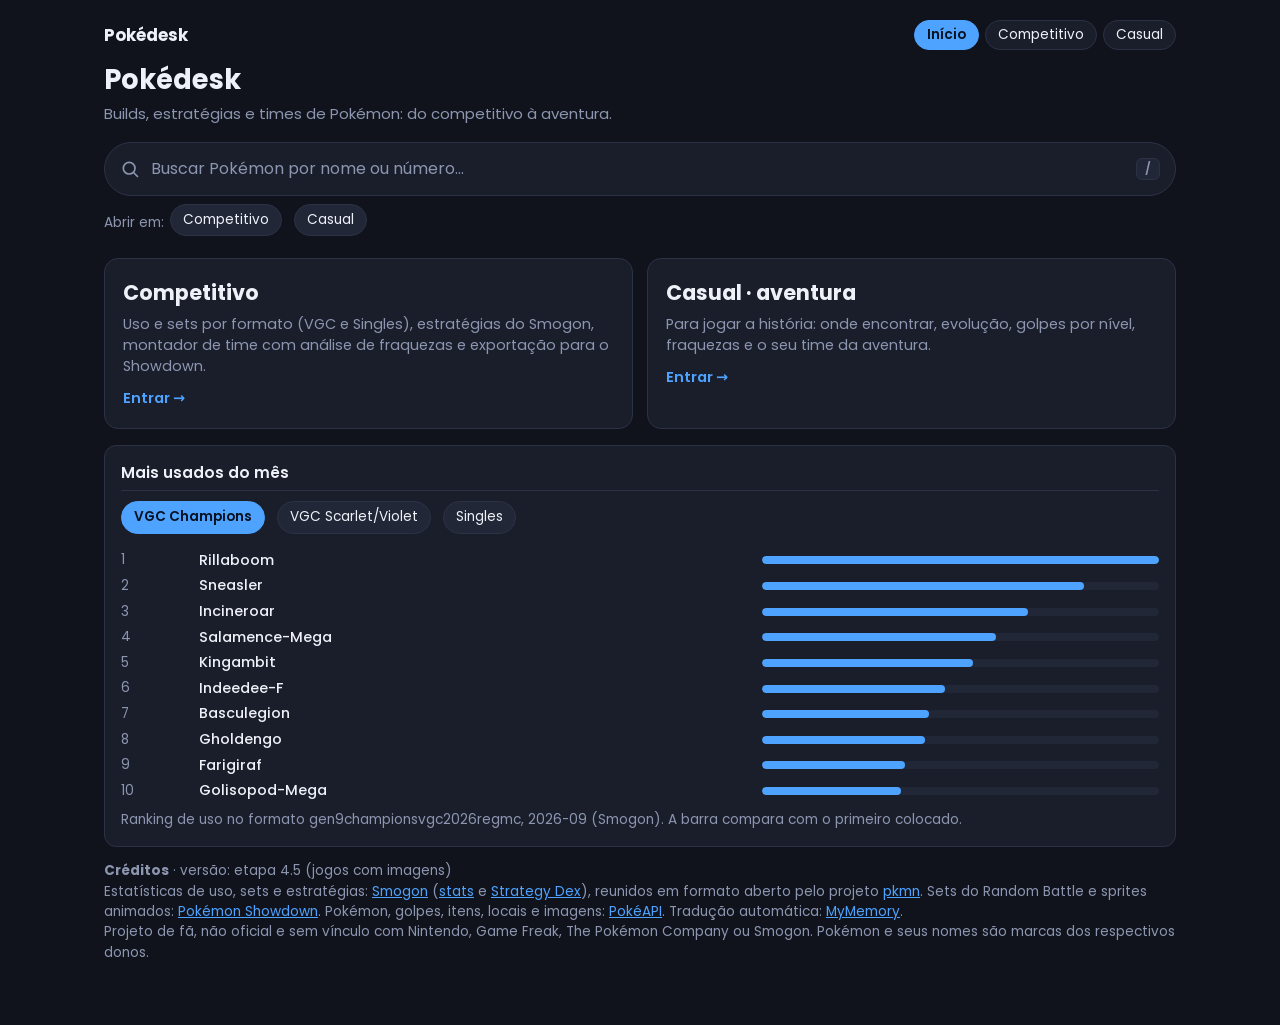
<file: index.html>
<!DOCTYPE html>
<html lang="pt-BR">
<head>
<meta charset="utf-8">
<meta name="viewport" content="width=device-width, initial-scale=1">
<title>Pokédesk · builds, estratégias e times de Pokémon</title>
<link rel="preconnect" href="https://fonts.googleapis.com">
<link rel="stylesheet" href="https://fonts.googleapis.com/css2?family=Poppins:wght@400;500;600;700&display=swap">
<link rel="stylesheet" href="estilo.css?v=4.5">
</head>
<body data-page="home" data-v="4.5">
<main>
<nav class="sitenav"><a class="brand" href="index.html">Pokédesk</a><a class="on" href="index.html">Início</a><a href="competitivo.html">Competitivo</a><a href="casual.html">Casual</a></nav>
<h1>Pokédesk</h1>
<p class="sub">Builds, estratégias e times de Pokémon: do competitivo à aventura.</p>
<div class="hsearch">
<input id="q" placeholder="Buscar um Pokémon (ex.: Garchomp)" aria-label="Nome do Pokémon" autocomplete="off">
<div class="gnav" style="margin-top:8px"><span class="mute">Abrir em:</span><button class="chip" data-go="comp">Competitivo</button><button class="chip" data-go="casual">Casual</button></div>
</div>
<div id="errbar" class="errbar" hidden></div>
<div class="cards2">
<a class="bigcard" href="competitivo.html"><h2>Competitivo</h2><p>Uso e sets por formato (VGC e Singles), estratégias do Smogon, montador de time com análise de fraquezas e exportação para o Showdown.</p><span>Entrar →</span></a>
<a class="bigcard" href="casual.html"><h2>Casual · aventura</h2><p>Para jogar a história: onde encontrar, evolução, golpes por nível, fraquezas e o seu time da aventura.</p><span>Entrar →</span></a>
</div>
<div id="resume"></div>
<div class="card"><h3>Mais usados do mês</h3><div class="gnav" id="topnav"></div><div id="top10"></div><p class="mute" id="topinfo" style="margin:8px 0 0"></p></div>
<p class="mute" id="foot"></p>
</main>
<script src="busca.js?v=4.5"></script>
<script src="home.js?v=4.5"></script>
</body>
</html>
</file>
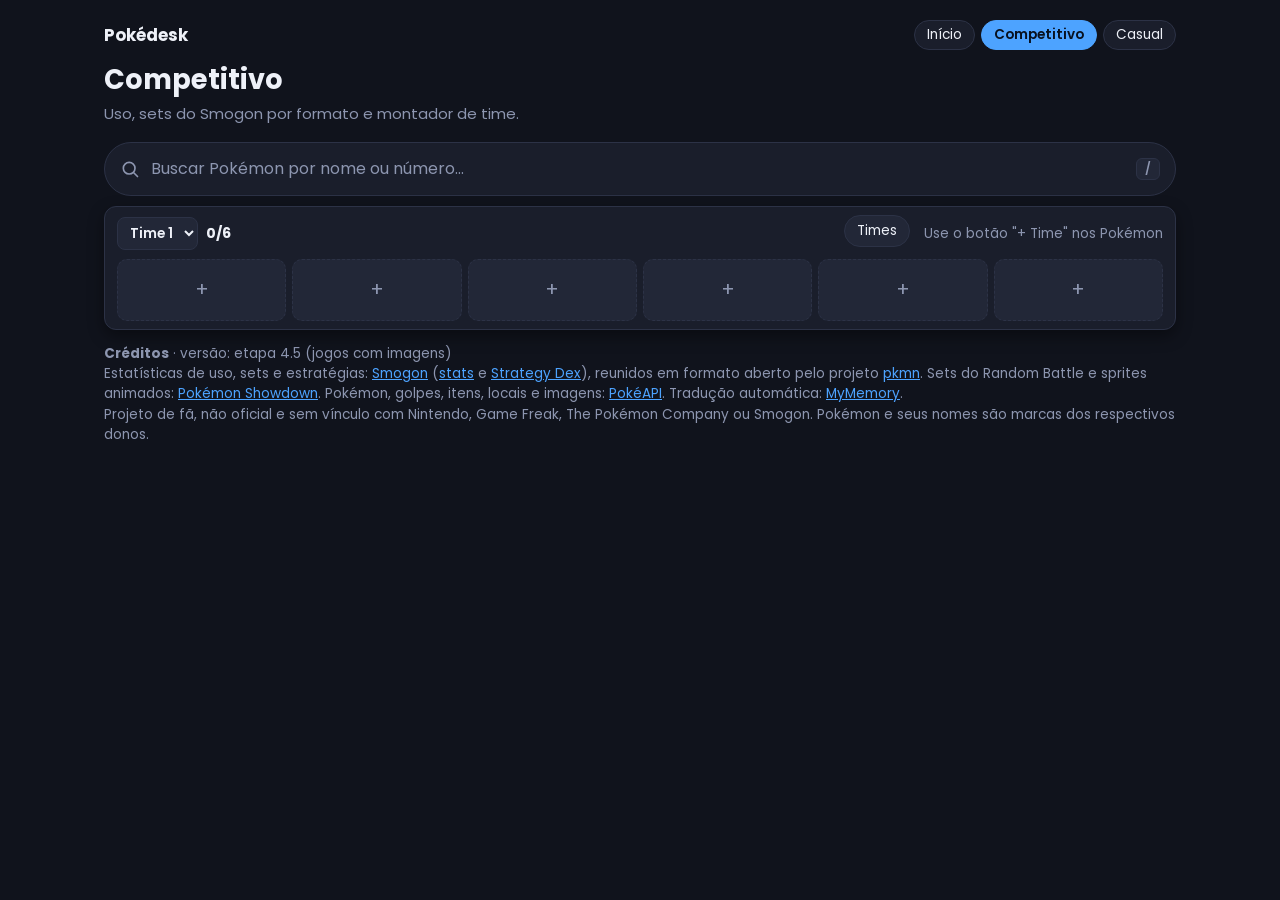
<file: competitivo.html>
<!DOCTYPE html>
<html lang="pt-BR">
<head>
<meta charset="utf-8">
<meta name="viewport" content="width=device-width, initial-scale=1">
<title>Competitivo · Pokédesk</title>
<link rel="preconnect" href="https://fonts.googleapis.com">
<link rel="stylesheet" href="https://fonts.googleapis.com/css2?family=Poppins:wght@400;500;600;700&display=swap">
<link rel="stylesheet" href="estilo.css?v=4.5">
</head>
<body data-page="comp" data-v="4.5">
<main>
<nav class="sitenav"><a class="brand" href="index.html">Pokédesk</a><a href="index.html">Início</a><a class="on" href="competitivo.html">Competitivo</a><a href="casual.html">Casual</a></nav>
<h1>Competitivo</h1>
<p class="sub">Uso, sets do Smogon por formato e montador de time.</p>
<input id="q" placeholder="Ex.: Garchomp" aria-label="Nome do Pokémon" autocomplete="off">
<div id="errbar" class="errbar" hidden></div>
<div id="team"></div>
<div id="tanalysis"></div>
<div id="tsets"></div>
<div id="tmgr"></div>
<div id="out"></div>
<p class="mute" id="foot"></p>
</main>
<script src="busca.js?v=4.5"></script>
<script src="app.js?v=4.5"></script>
</body>
</html>
</file>
<file: estilo.css>
:root{--bg:#10131c;--card:#1a1e2b;--card2:#222737;--ink:#eef1f8;--mute:#8d96b0;--line:#2c3246;--acc:#4da3ff;--accink:#08111f}
*{box-sizing:border-box}
body{margin:0;background:var(--bg);color:var(--ink);font:400 15px/1.5 "Poppins",system-ui,-apple-system,"Segoe UI",sans-serif}
main{max-width:1100px;margin:0 auto;padding:20px 14px 48px}
h1{font-size:1.7rem;font-weight:700;margin:6px 0 2px}
.sub{color:var(--mute);margin:0 0 16px}
input{width:100%;font:inherit;padding:13px 16px;border-radius:10px;border:2px solid var(--line);background:var(--card);color:var(--ink)}
input:focus-visible,button:focus-visible{outline:3px solid var(--acc);outline-offset:2px}
.card{background:var(--card);border:1px solid var(--line);border-radius:12px;padding:16px;margin-bottom:14px}
.head{display:flex;gap:14px;align-items:center;flex-wrap:wrap}
.head img{width:96px;height:96px}
.head h2{margin:0 0 4px;font-size:1.5rem;font-weight:700}
.tp{display:inline-block;min-width:64px;text-align:center;padding:1px 10px;border-radius:5px;font-size:.78rem;font-weight:600;color:#fff;background:#667;margin-right:6px;text-shadow:0 1px 1px rgba(0,0,0,.35)}
.stat{display:grid;grid-template-columns:40px 1fr 34px;gap:8px;align-items:center;font-size:.82rem;margin-top:4px}
.bar{height:8px;background:var(--card2);border-radius:4px;overflow:hidden}.bar i{display:block;height:100%;background:var(--acc);border-radius:4px}
.tabs{display:flex;flex-wrap:wrap;gap:6px;margin:16px 0 12px}
.tab{flex:1 1 120px;padding:9px 6px;border-radius:8px;border:1px solid var(--line);background:var(--card);color:var(--mute);font:600 .9rem "Poppins",system-ui,sans-serif;cursor:pointer}
.tab[aria-selected="true"]{background:var(--acc);border-color:var(--acc);color:var(--accink)}
h3{margin:0 0 10px;font-size:.95rem;font-weight:600;padding-bottom:6px;border-bottom:1px solid var(--line)}
.row{display:grid;grid-template-columns:minmax(0,1.5fr) minmax(40px,1fr) 46px;gap:8px;align-items:center;margin:6px 0;font-size:.88rem}
.row .nm{display:flex;align-items:center;gap:8px;min-width:0}
.row .nm b{font-weight:500;overflow:hidden;text-overflow:ellipsis;white-space:nowrap}
.row .pc{text-align:right;color:var(--mute);font-size:.82rem}
.row img{width:24px;height:24px;image-rendering:pixelated}
.ci{width:22px;height:22px;flex:none}
.layout{display:grid;grid-template-columns:minmax(0,1fr) 280px;gap:14px;align-items:start}
.layout aside{position:sticky;top:12px;margin-bottom:0}
@media(max-width:900px){.layout{grid-template-columns:1fr}.layout aside{position:static}}
.ev{display:block;white-space:normal;color:var(--mute);font-size:.78rem;line-height:1.35}
.mate{display:flex;align-items:center;gap:10px;width:100%;background:none;border:0;border-bottom:1px solid var(--line);padding:4px 2px;color:var(--ink);font:inherit;font-size:.88rem;cursor:pointer;text-align:left}
.mate:last-child{border-bottom:0}
.mate:hover{background:var(--card2)}
.mate img,.mate .ph{width:48px;height:48px;flex:none;image-rendering:pixelated}
.mate .mn{flex:1;min-width:0}
.mate small{color:var(--mute)}
h4{margin:14px 0 8px;font-size:.85rem;font-weight:600;color:var(--acc)}
.set{border-left:3px solid var(--acc);padding-left:10px;margin:0 0 12px;font-size:.9rem}
.set b{display:block;font-weight:600}
.set>span{display:block;font-size:.82rem;color:var(--mute);line-height:1.45}
.evo{display:flex;flex-wrap:wrap;align-items:center;gap:6px;margin:6px 0}
.lvrow{display:flex;align-items:center;gap:8px;padding:3px 0;border-bottom:1px solid var(--line);font-size:.88rem}
.lvl{width:44px;flex:none}
.mvgrid{display:grid;grid-template-columns:1fr 1fr;gap:6px;margin:4px 0 8px}
.mvgrid .mvchip{margin:0;min-width:0}
.mvrow{display:flex;flex-wrap:wrap;gap:6px;margin:4px 0 8px}
.mvrow .mvchip{margin:0}
.mvrow .tp{margin:0}
@media(max-width:480px){.mvgrid{grid-template-columns:1fr}}
.mvchip{display:inline-flex;align-items:center;gap:5px;background:var(--card2);border:1px solid var(--line);border-radius:8px;padding:2px 8px 2px 4px;margin:0 6px 6px 0;font-size:.82rem}
.mvchip .tp{min-width:0;margin:0;padding:0 6px;font-size:.7rem}
.mvchip .ci{width:18px;height:18px}
.hd{padding:12px 14px}
.top{display:flex;align-items:center;gap:12px}
.top img{width:96px;height:96px;object-fit:contain}
.hr h2{margin:0 0 4px;font-size:1.3rem;font-weight:700}
.hr h2 small{font-size:.8rem;font-weight:400}
.mid{display:grid;grid-template-columns:230px 1fr;gap:16px;margin-top:10px;align-items:start}
.sts .s{display:grid;grid-template-columns:34px 30px 1fr;gap:8px;align-items:center;font-size:.8rem;margin:3px 0}
.sts .s b{font-size:.85rem;text-align:right}
.sts .bar{height:6px}
.bubble{position:relative;background:var(--card2);border:1px solid var(--line);border-radius:14px;padding:12px 14px;font-size:.88rem;line-height:1.5;align-self:stretch;display:flex;align-items:center}
.bubble::before{content:"";position:absolute;left:-9px;top:20px;border:8px solid transparent;border-left:0;border-right-color:var(--line)}
.bubble::after{content:"";position:absolute;left:-7px;top:21px;border:7px solid transparent;border-left:0;border-right-color:var(--card2)}
.bubble p{margin:0}
.where{border-top:1px solid var(--line);margin-top:10px;padding-top:8px}
.wh{display:flex;justify-content:space-between;align-items:center;gap:10px;margin-bottom:6px;font-size:.9rem}
select{font:inherit;font-size:.85rem;padding:5px 8px;border-radius:8px;border:1px solid var(--line);background:var(--card2);color:var(--ink);max-width:62%}
.locs{max-height:130px;overflow:auto}
.loc{display:flex;justify-content:space-between;gap:10px;font-size:.82rem;padding:2px 0;border-bottom:1px solid var(--line)}
.loc b{font-weight:500}
.tg{display:inline-block;font-size:.68rem;padding:0 7px;border-radius:99px;margin-left:6px;background:var(--card2);border:1px solid var(--line);color:var(--mute)}
.tg.dlc{background:var(--acc);border-color:var(--acc);color:var(--accink);font-weight:600}
@media(max-width:560px){.mid{grid-template-columns:1fr}.bubble::before,.bubble::after{display:none}.loc{flex-direction:column;gap:0}}
.chip.on{background:var(--acc);color:var(--accink);border-color:var(--acc);font-weight:600}
.gnav{display:flex;flex-wrap:wrap;align-items:center;gap:6px;margin:0 0 10px}
.gnav .sc summary{cursor:pointer;list-style:none}
.sc summary::-webkit-details-marker{display:none}
.sc summary::before{content:"▸ ";color:var(--mute)}
.sc[open]>summary::before{content:"▾ "}
.sc[open]>summary{margin-bottom:4px}
.mvchip small{color:var(--acc);margin-left:4px;font-weight:600}
.layout.solo{grid-template-columns:1fr}
.tip{font-size:.82rem;margin:6px 0 4px;line-height:1.45}
#team{position:sticky;top:0;z-index:6;margin:10px 0}
.tbar{padding:8px 12px;margin:0;box-shadow:0 6px 16px rgba(0,0,0,.4)}
.thead{display:flex;align-items:center;gap:8px;font-size:.88rem;flex-wrap:wrap}
.thead .grow{flex:1}.thead .smem{border:1px solid var(--line);border-radius:10px;padding:8px 10px;margin:0 0 8px;background:var(--card2)}
.smh{display:flex;align-items:center;gap:8px;flex-wrap:wrap}
.smh img{width:36px;height:36px;image-rendering:pixelated}
.smh select{margin-left:auto;max-width:60%}
.smf{display:grid;grid-template-columns:1fr 1fr;gap:4px 12px;margin-top:6px;font-size:.8rem}
.fld{display:flex;align-items:center;gap:6px;min-width:0}
.fld>.mute{width:62px;flex:none;font-size:.72rem}
.fld select{max-width:100%;min-width:0;flex:1}
textarea{width:100%;font:inherit;font-size:.8rem;background:var(--card2);color:var(--ink);border:1px solid var(--line);border-radius:8px;padding:8px;resize:vertical}
@media(max-width:560px){.smf{grid-template-columns:1fr}.smh select{max-width:100%;margin-left:0;width:100%}}
.fi{display:inline-flex;align-items:center;gap:2px;flex:none;min-width:0}
.fi .ci{width:16px;height:16px}
.tp.mini{min-width:0;padding:0 6px;font-size:.66rem;margin:0 2px 0 0;line-height:1.5}
.fin{flex:1;min-width:0;font:inherit;font-size:.8rem;padding:3px 6px;border-radius:6px;border:1px solid var(--line);background:var(--card);color:var(--ink)}
.smf.free .fld select{flex:1}
.evg{grid-column:1/-1;display:flex;flex-wrap:wrap;align-items:center;gap:6px 10px}
.evg label{display:flex;align-items:center;gap:4px}
.evg input{width:54px;font:inherit;font-size:.8rem;padding:3px 4px;border-radius:6px;border:1px solid var(--line);background:var(--card);color:var(--ink)}
.tbox{margin-top:10px;border-top:1px solid var(--line);padding-top:8px}
.tbox>summary{cursor:pointer;font-weight:600;font-size:.95rem}
.tbox[open]>summary{margin-bottom:6px}
.artw{position:relative;flex:none}
.shbtn{position:absolute;right:-4px;bottom:-2px;width:26px;height:26px;border-radius:50%;border:1px solid var(--line);background:var(--card2);cursor:pointer;font-size:.8rem;padding:0;filter:grayscale(1) opacity(.7)}
.shbtn.on{filter:none;border-color:var(--acc)}
.hint{grid-column:1/-1;margin:4px 0 0;font-size:.75rem}
.errbar{background:#5b1f27;color:#ffd9dd;border:1px solid #ff5560;border-radius:10px;padding:8px 12px;margin:8px 0;font-size:.82rem;cursor:pointer}
.errbar[hidden]{display:none}
.tsel{font-weight:600;max-width:46%;min-width:0}
.trow{display:flex;align-items:center;gap:8px;flex-wrap:wrap;padding:6px 8px;border:1px solid var(--line);border-radius:10px;margin:0 0 6px;background:var(--card2)}
.trow.cur{border-color:var(--acc)}
.trow .grow{flex:1}
.tname{background:none;border:0;color:var(--ink);font:600 .9rem "Poppins",system-ui,sans-serif;cursor:pointer;padding:0;text-align:left}
.tsp img{width:26px;height:26px;image-rendering:pixelated}
.trow .chip{margin:0;font-size:.75rem;padding:3px 10px}
.linkbox{width:100%;margin-top:6px;font:inherit;font-size:.75rem;padding:6px 8px;border-radius:8px;border:1px solid var(--line);background:var(--card2);color:var(--ink)}
.chip{margin:0}
.slots{display:grid;grid-template-columns:repeat(6,1fr);gap:6px;margin-top:6px}
.slot{position:relative;border:1px solid var(--line);border-radius:10px;background:var(--card2);min-height:62px;display:flex;align-items:center;justify-content:center}
.slot.empty{border-style:dashed;color:var(--mute);font-size:1.2rem}
.slotmon{background:none;border:0;color:var(--ink);font:inherit;font-size:.7rem;cursor:pointer;display:flex;flex-direction:column;align-items:center;padding:2px;width:100%;min-width:0}
.slotmon img{width:40px;height:40px;image-rendering:pixelated}
.slotmon span{max-width:100%;overflow:hidden;text-overflow:ellipsis;white-space:nowrap}
.rm{position:absolute;top:-6px;right:-6px;width:20px;height:20px;border-radius:50%;border:1px solid var(--line);background:var(--card);color:var(--ink);cursor:pointer;line-height:1;font-size:.85rem;padding:0}
.addbtn{border:1px solid var(--acc);background:transparent;color:var(--acc);border-radius:8px;padding:3px 10px;font:600 .8rem "Poppins",system-ui,sans-serif;cursor:pointer;margin-top:6px}
.addbtn.sm{padding:2px 9px;margin:0;flex:none}
.addbtn.on{background:var(--acc);color:var(--accink)}
.mrow{display:flex;align-items:center;gap:6px}.mrow .mate{flex:1;min-width:0}
.ttab{border-collapse:collapse;font-size:.78rem;width:100%}
.ttab th,.ttab td{padding:3px 4px;text-align:center;border-bottom:1px solid var(--line)}
.ttab th img{width:28px;height:28px;image-rendering:pixelated}
.ttab tr.bad{background:rgba(255,85,96,.12)}
.ttab .w4{background:#d62f3a;color:#fff}.ttab .w2{background:#e8622a;color:#fff}.ttab .r2{background:#2f8f4e;color:#fff}.ttab .r4{background:#1f6b3a;color:#fff}.ttab .r0{background:#444a5e;color:#fff}
@media(max-width:560px){.slotmon span{display:none}.slot{min-height:48px}}
.chip{margin:0}
.sc{background:var(--card2);border:1px solid var(--line);border-radius:10px;padding:10px 12px;margin:0 0 10px}
.sc>b{font-size:.95rem}
.sg{display:grid;grid-template-columns:1fr 1fr;gap:12px;margin-top:6px}
.kv{display:flex;align-items:center;gap:8px;margin:4px 0;font-size:.85rem}
.kv>.mute{width:66px;flex:none;font-size:.75rem}
.kv .mvchip{margin:0}
@media(max-width:560px){.sg{grid-template-columns:1fr}}
.chip{border:1px solid var(--line);background:var(--card2);color:var(--ink);border-radius:99px;padding:5px 12px;font:inherit;font-size:.85rem;cursor:pointer;margin:0 6px 6px 0}
.chip small{color:var(--mute);margin-left:4px}
.mute{color:var(--mute);font-size:.85rem}
.grid{display:grid;grid-template-columns:1fr 1fr;gap:14px}
@media(max-width:640px){.grid{grid-template-columns:1fr}.row .nm b{white-space:normal}.tp{min-width:54px;font-size:.72rem}}
a{color:var(--acc)}
/* ---- navegação do site e página inicial ---- */
.sitenav{display:flex;align-items:center;gap:6px;flex-wrap:wrap;margin:0 0 10px}
.sitenav .brand{font-weight:700;font-size:1.05rem;color:var(--ink);text-decoration:none;margin-right:auto}
.sitenav a:not(.brand){padding:4px 12px;border-radius:99px;border:1px solid var(--line);color:var(--ink);text-decoration:none;font-size:.85rem;background:var(--card)}
.sitenav a.on{background:var(--acc);border-color:var(--acc);color:var(--accink);font-weight:600}
body[data-page="comp"] .where{display:none}
.xlink{display:inline-block;margin:8px 0 0 10px;font-size:.78rem}
.cards2{display:grid;grid-template-columns:1fr 1fr;gap:14px;margin:16px 0}
.bigcard{display:block;background:var(--card);border:1px solid var(--line);border-radius:14px;padding:18px;color:var(--ink);text-decoration:none}
.bigcard:hover,.bigcard:focus-visible{border-color:var(--acc)}
.bigcard h2{margin:0 0 6px;font-size:1.3rem}
.bigcard p{margin:0 0 10px;color:var(--mute);font-size:.9rem;line-height:1.45}
.bigcard span{color:var(--acc);font-weight:600;font-size:.9rem}
.hsearch{margin:6px 0 4px}
.resume{display:flex;align-items:center;gap:10px;flex-wrap:wrap;margin:0 0 8px}
.resume a{color:var(--acc)}
.resume img{width:34px;height:34px;image-rendering:pixelated}
.trk{display:grid;grid-template-columns:22px 40px minmax(0,1.4fr) minmax(40px,1fr);gap:8px;align-items:center;margin:4px 0;font-size:.9rem}
.trk img{width:40px;height:40px;image-rendering:pixelated}
.trk a{color:var(--ink);text-decoration:none;font-weight:500}
.trk a:hover{color:var(--acc)}
@media(max-width:640px){.cards2{grid-template-columns:1fr}}


/* ---- busca moderna ---- */
.sbox{position:relative}
.sbox .sico{position:absolute;left:16px;top:50%;transform:translateY(-50%);color:var(--mute);pointer-events:none}
.sbox input{padding:14px 78px 14px 46px;border-radius:999px;border:1.5px solid var(--line);background:var(--card);font-size:1rem;transition:border-color .15s,box-shadow .15s}
.sbox input:focus{border-color:var(--acc);box-shadow:0 0 0 4px rgba(77,163,255,.18);outline:none}
.sbox input::placeholder{color:var(--mute)}
.sbox kbd{position:absolute;right:16px;top:50%;transform:translateY(-50%);font:600 .75rem "Poppins",system-ui,sans-serif;color:var(--mute);border:1px solid var(--line);border-radius:6px;padding:1px 8px;background:var(--card2)}
.sbox .sclear{position:absolute;right:12px;top:50%;transform:translateY(-50%);width:28px;height:28px;border-radius:50%;border:0;background:var(--card2);color:var(--mute);font-size:1.1rem;line-height:1;cursor:pointer;padding:0}
.sbox .sclear:hover{color:var(--ink)}
.sbox .sclear[hidden],.sbox kbd[hidden]{display:none}
.slist{position:absolute;z-index:30;left:0;right:0;top:calc(100% + 8px);background:var(--card);border:1px solid var(--line);border-radius:18px;box-shadow:0 18px 44px rgba(0,0,0,.5);padding:6px;max-height:min(70vh,440px);overflow:auto;animation:sdrop .12s ease-out}
.slist[hidden]{display:none}
@keyframes sdrop{from{opacity:0;transform:translateY(-4px)}to{opacity:1;transform:none}}
@media(prefers-reduced-motion:reduce){.slist{animation:none}}
.sitem{display:flex;align-items:center;gap:12px;padding:6px 12px;border-radius:12px;cursor:pointer}
.sitem[aria-selected="true"]{background:var(--card2)}
.sitem img{width:44px;height:44px;image-rendering:pixelated;flex:none}
.sitem .sn{flex:1;min-width:0;display:flex;flex-direction:column;line-height:1.25}
.sitem .sn b{color:var(--acc);font-weight:700}
.sitem .sn small{color:var(--mute);font-size:.72rem}
.sitem .stp{display:flex;gap:4px;flex:none}
.shead{display:flex;justify-content:space-between;align-items:center;padding:6px 12px 2px;font-size:.72rem;color:var(--mute);text-transform:uppercase;letter-spacing:.06em}
.slink{background:none;border:0;color:var(--acc);font:inherit;font-size:.75rem;cursor:pointer;padding:0;text-transform:none;letter-spacing:0}
.snone{padding:16px 14px;color:var(--mute);font-size:.88rem;line-height:1.5;text-align:center}
@media(max-width:560px){.sitem .stp .tp{display:none}.sitem .stp .tp:first-child{display:inline-block}}

/* ---- macho / fêmea ---- */
.gtog{margin:6px 0 0}
.gtog .chip{margin:0 6px 0 0}
.gtog .mute{font-size:.75rem;margin-top:4px;line-height:1.4}

/* ---- Casual: jogo, time sugerido e guia ---- */
.gbar{display:flex;align-items:center;gap:10px;flex-wrap:wrap;margin:0 0 10px}
.gbar select{font-weight:600;max-width:100%}
.filters{display:flex;flex-wrap:wrap;gap:6px 16px;align-items:center;font-size:.85rem;margin:8px 0}
.filters label{display:flex;align-items:center;gap:6px}
.tgrid{display:grid;grid-template-columns:repeat(3,1fr);gap:10px;margin:10px 0}
.tc{background:var(--card2);border:1px solid var(--line);border-radius:12px;padding:10px;display:flex;flex-direction:column;gap:8px;min-width:0}
.tc .top2{display:flex;gap:10px;align-items:flex-start}
.tc .top2 img{width:64px;height:64px;image-rendering:pixelated;flex:none}
.tc .tcn{flex:1;min-width:0;display:flex;flex-direction:column;gap:2px}
.tc .tcn small{font-size:.72rem}
.alts{display:flex;flex-wrap:wrap;gap:4px;align-items:center;font-size:.72rem}
.alts .chip{margin:0;padding:2px 8px;font-size:.72rem}
.tsum{font-size:.85rem;line-height:1.6}
.warn{background:rgba(232,184,0,.12);border:1px solid #e8b800;border-radius:10px;padding:8px 12px;font-size:.82rem;margin:0 0 10px;line-height:1.45}
.stg{border:1px solid var(--line);border-radius:12px;padding:8px 12px;margin:0 0 8px;background:var(--card2)}
.stg>summary{cursor:pointer;font-size:.95rem}
.chs{display:flex;flex-direction:column;gap:4px;margin:6px 0 8px}
.ch{font-size:.85rem}
.pk{display:flex;gap:10px;align-items:center;padding:8px 0;border-top:1px solid var(--line)}
.pk.got{opacity:.55}
.pk img{width:56px;height:56px;image-rendering:pixelated;flex:none}
.pkb{flex:1;min-width:0}
.pkw{font-size:.78rem;line-height:1.4}
.pka{display:flex;flex-direction:column;gap:4px;align-items:flex-end;font-size:.78rem}
.pka .chip,.pka .addbtn{margin:0}
@media(max-width:760px){.tgrid{grid-template-columns:1fr 1fr}}
@media(max-width:520px){.tgrid{grid-template-columns:1fr}.pk{flex-wrap:wrap}.pka{flex-direction:row;flex-wrap:wrap;align-items:center}}

input[type="checkbox"]{width:auto;padding:0;margin:0;border-radius:4px;accent-color:var(--acc)}
.filters label{white-space:nowrap}

/* ---- escolha do jogo com cartões ---- */
.gbar{display:block;position:relative}
.gcur{display:flex;align-items:center;gap:12px;width:100%;max-width:460px;background:var(--card);border:1px solid var(--line);border-radius:14px;padding:8px 12px;color:var(--ink);cursor:pointer;font:inherit;text-align:left}
.gcur:hover,.gcur[aria-expanded="true"]{border-color:var(--acc)}
.gcn{flex:1;min-width:0;display:flex;flex-direction:column;line-height:1.3}
.gcn b{font-size:1rem}
.gcn small{font-size:.72rem}
.gcaret{color:var(--mute)}
.gt{position:relative;display:flex;align-items:center;justify-content:center;aspect-ratio:4/3;border-radius:10px;overflow:hidden;flex:none;box-shadow:inset 0 0 0 1px rgba(255,255,255,.12)}
.gcur .gt{width:76px}
.gm{display:flex;align-items:center;justify-content:center;gap:0}
.gm .mc{height:100%;max-height:56px;width:auto;image-rendering:pixelated;filter:drop-shadow(0 2px 2px rgba(0,0,0,.45))}
.gm .mc+.mc{margin-left:-12px}
.gt .cv{position:absolute;inset:0;width:100%;height:100%;object-fit:cover}
.gpick{position:absolute;z-index:40;left:0;right:0;top:calc(100% + 8px);background:var(--card);border:1px solid var(--line);border-radius:16px;box-shadow:0 18px 44px rgba(0,0,0,.5);padding:12px;max-height:min(75vh,560px);overflow:auto}
.ggh{font-size:.72rem;text-transform:uppercase;letter-spacing:.06em;margin:8px 0 6px}
.gg:first-child .ggh{margin-top:0}
.ggrid{display:grid;grid-template-columns:repeat(auto-fill,minmax(118px,1fr));gap:8px}
.gtile{display:flex;flex-direction:column;gap:5px;background:none;border:2px solid transparent;border-radius:12px;padding:4px;color:var(--ink);cursor:pointer;font:inherit;text-align:center}
.gtile:hover{background:var(--card2)}
.gtile.sel{border-color:var(--acc);background:var(--card2)}
.gtile .gt{width:100%}
.gl{font-size:.74rem;line-height:1.25}
@media(max-width:520px){.ggrid{grid-template-columns:repeat(3,1fr)}}
</file>
